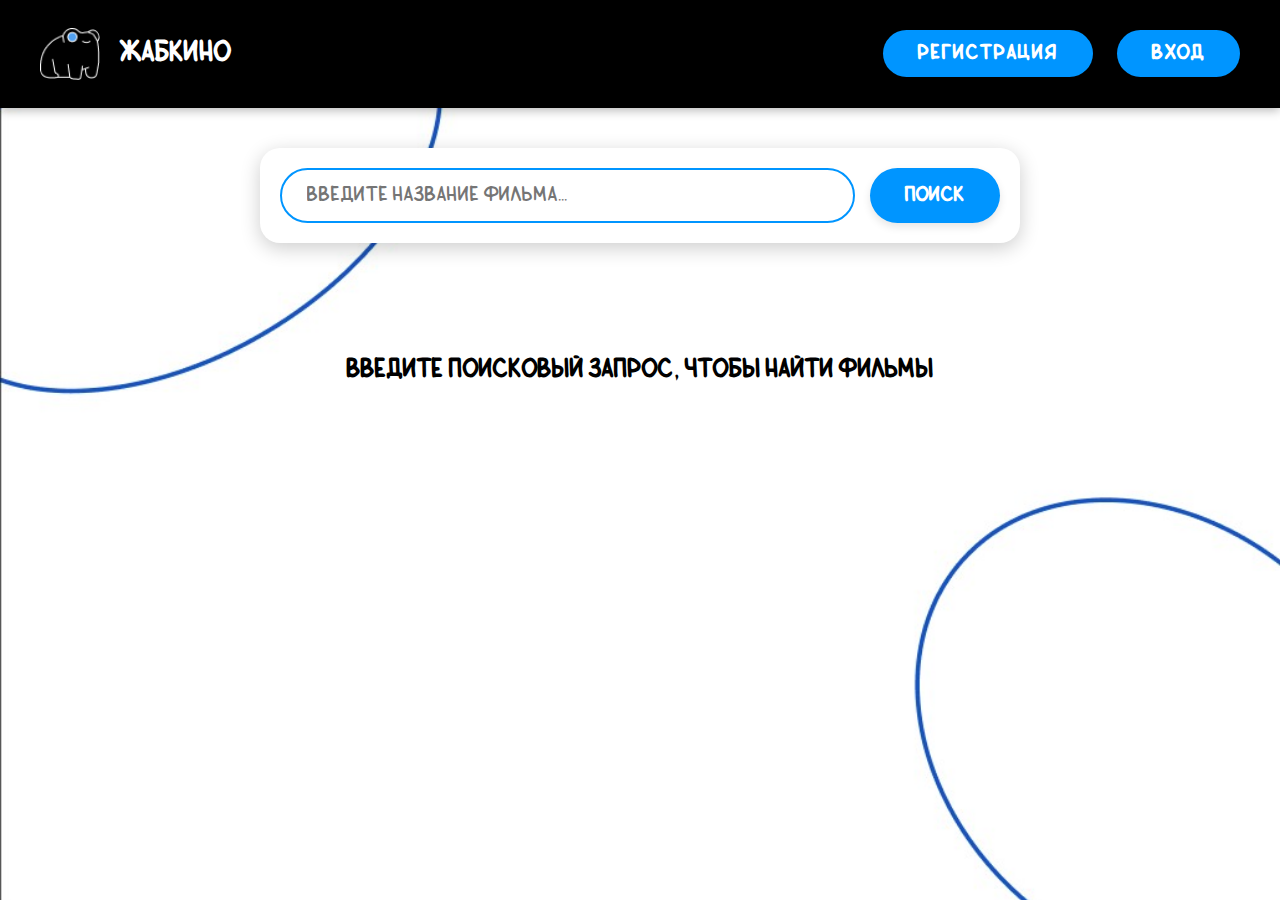
<file: index.html>
﻿<!DOCTYPE html>
<html lang="ru">
<head>
    <meta charset="UTF-8">
    <meta name="viewport" content="width=device-width, initial-scale=1.0">
    <title>ЖабКино</title>
    <link rel="stylesheet" href="fonts.css">
    <link rel="stylesheet" href="style.css">
</head>
<body class="index-page">
    <header>
        <div class="header-content">
            <div class="logo">
                <img src="assets/logo.png" alt="Логотип ЖабКино" class="logo-img">
                <h2>ЖабКино</h2>
            </div>
            <div class="auth-buttons" id="auth-buttons-container"></div>
        </div>
    </header>
    
    <main>
        <div class="search-container">
            <form id="search-form">
                <input type="text" id="search-input" placeholder="Введите название фильма..." />
                <button type="submit" id="search-button">Поиск</button>
            </form>
        </div>
        
        <div id="notification"></div>
        
        <div id="movies-grid" class="movies-grid">
            <p class="placeholder-text">Введите поисковый запрос, чтобы найти фильмы</p>
        </div>
    </main>
    
    <script src="script.js"></script>
</body>
</html>
</file>
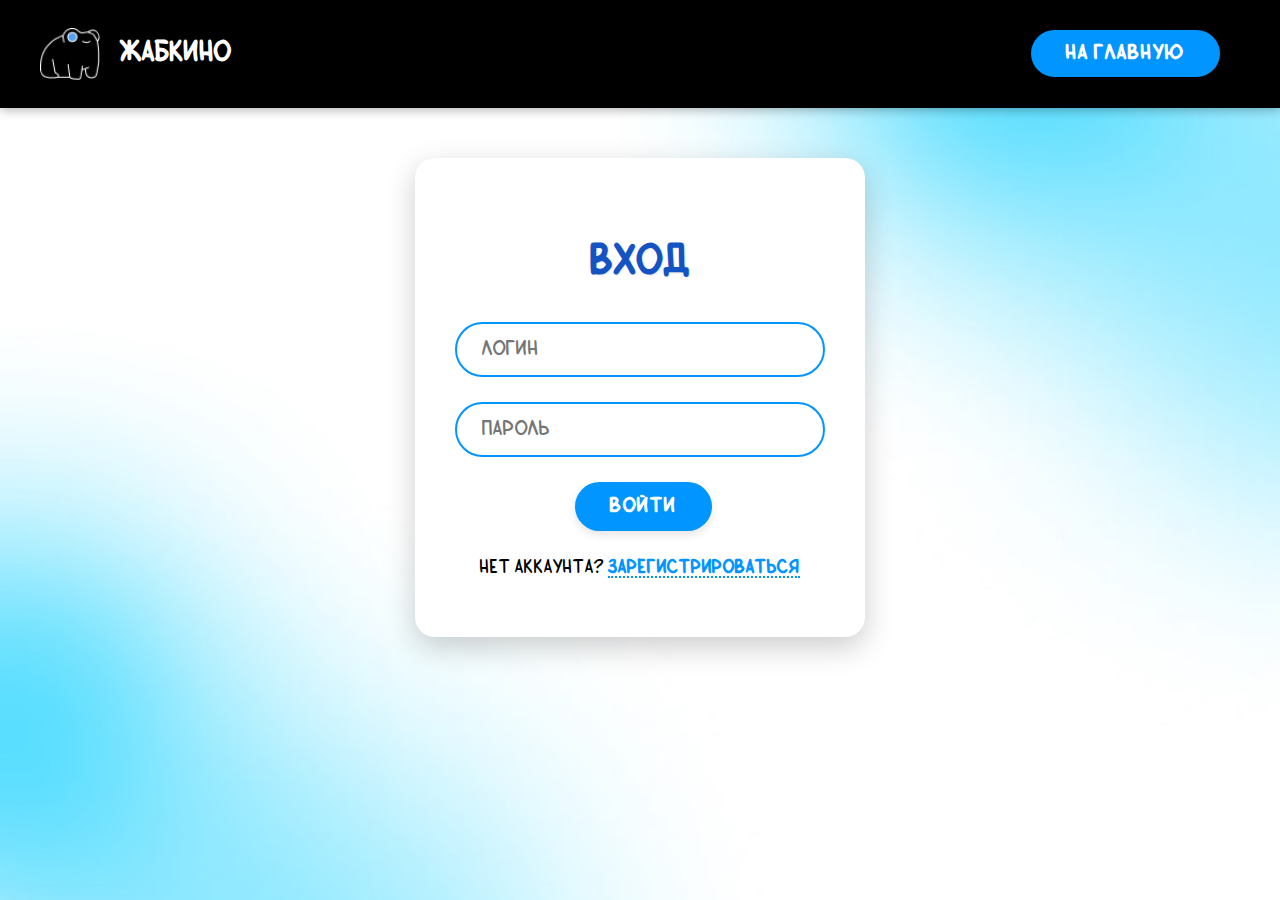
<file: login.html>
<!DOCTYPE html>
<html lang="ru">
<head>
    <meta charset="UTF-8">
    <meta name="viewport" content="width=device-width, initial-scale=1.0">
    <title>Вход</title>
    <link rel="stylesheet" href="fonts.css">
    <link rel="stylesheet" href="style.css">
</head>
<body class="auth-page">
    <header>
        <div class="header-content">
            <div class="logo">
                <img src="assets/logo.png" alt="Логотип ЖабКино" class="logo-img">
                <h2>ЖабКино</h2>
            </div>
            <div class="auth-buttons">
                <a href="index.html" class="btn-secondary">На главную</a>
            </div>
        </div>
    </header>
    
    <main class="auth-container">
        <h3>Вход</h3>
        <form id="login-form">
            <div class="form-group">
                <input type="text" id="login-username" placeholder="Логин" required>
            </div>
            <div class="form-group">
                <input type="password" id="login-password" placeholder="Пароль" required>
            </div>
            <button type="submit" class="btn-primary2">Войти</button>
            <p class="auth-link">Нет аккаунта? <a href="register.html">Зарегистрироваться</a></p>
        </form>
    </main>
    
    <script src="auth.js"></script>
</body>
</html>
</file>
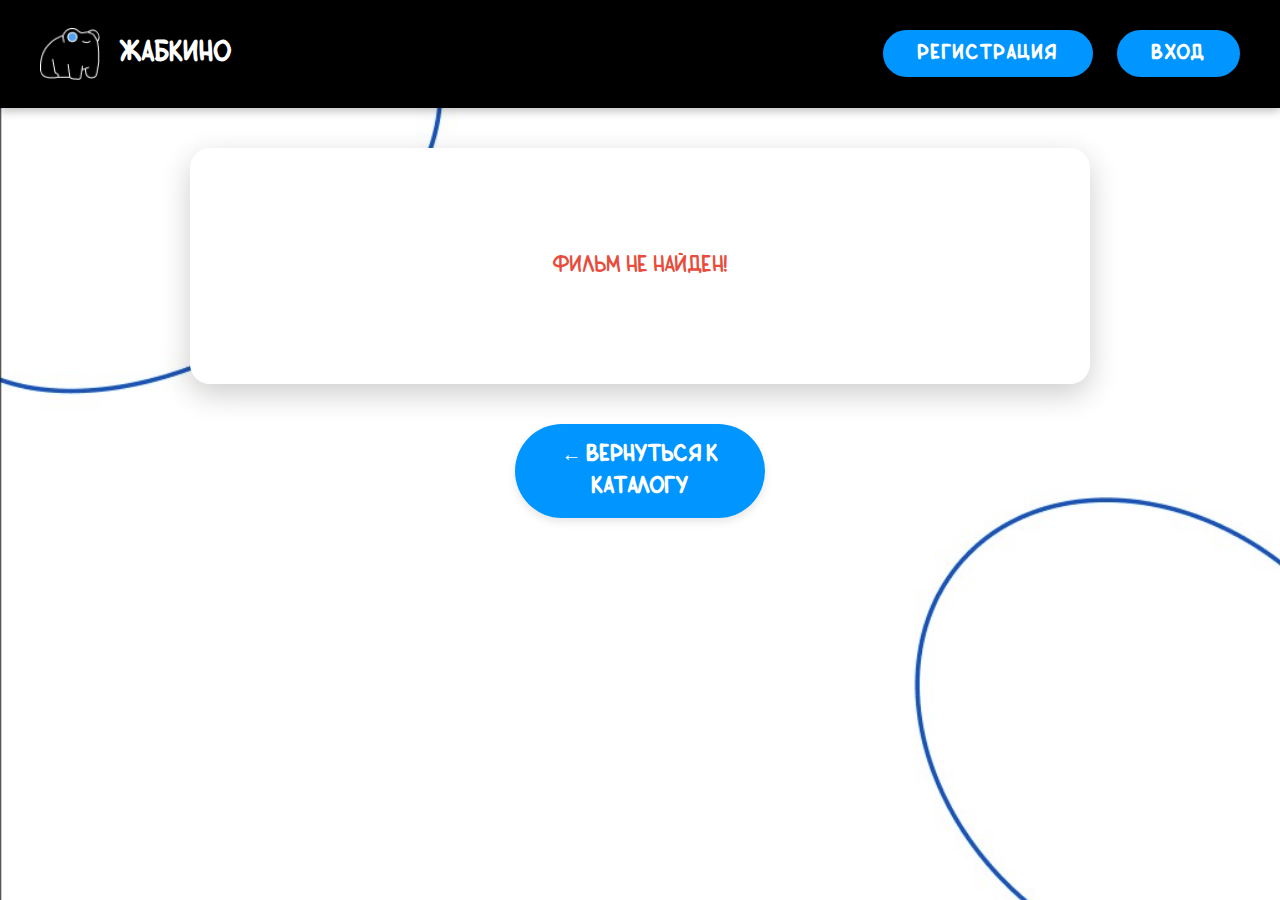
<file: movie-details.html>
﻿<!DOCTYPE html>
<html lang="ru">
<head>
    <meta charset="UTF-8">
    <meta name="viewport" content="width=device-width, initial-scale=1.0">
    <title>Информация о фильме</title>
    <link rel="stylesheet" href="fonts.css">
    <link rel="stylesheet" href="style.css">
</head>
<body class="details-page">
    <header>
        <div class="header-content">
            <div class="logo">
                <img src="assets/logo.png" alt="Логотип ЖабКино" class="logo-img">
                <h2>ЖабКино</h2>
            </div>
            <div class="auth-buttons">
                <a href="index.html" class="btn-secondary">На главную</a>
            </div>
        </div>
    </header>
    
    <main>
        <div id="movie-details" class="movie-details">
        </div>
        <a href="index.html" class="back-button">← Вернуться к каталогу</a>
    </main>
    
    <script src="script.js"></script>
</body>
</html>
</file>
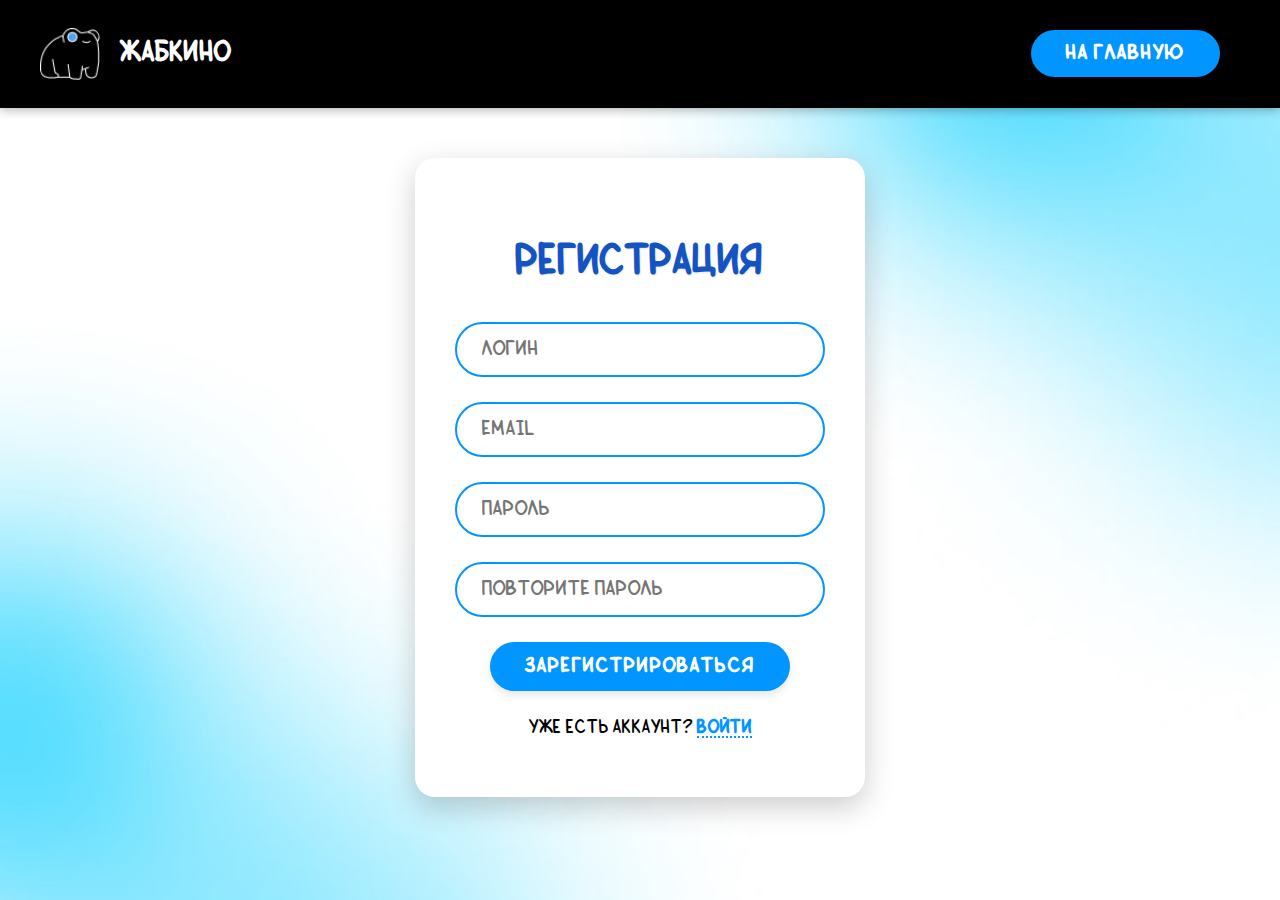
<file: register.html>
<!DOCTYPE html>
<html lang="ru">
<head>
    <meta charset="UTF-8">
    <meta name="viewport" content="width=device-width, initial-scale=1.0">
    <title>Регистрация</title>
    <link rel="stylesheet" href="fonts.css">
    <link rel="stylesheet" href="style.css">
</head>
<body class="auth-page">
    <header>
        <div class="header-content">
            <div class="logo">
                <img src="assets/logo.png" alt="Логотип ЖабКино" class="logo-img">
                <h2>ЖабКино</h2>
            </div>
            <div class="auth-buttons">
                <a href="index.html" class="btn-secondary">На главную</a>
            </div>
        </div>
    </header>
    
    <main class="auth-container">
        <h3>Регистрация</h3>
        <form id="register-form">
            <div class="form-group">
                <input type="text" id="reg-login" placeholder="Логин" required>
            </div>
            <div class="form-group">
                <input type="email" id="reg-email" placeholder="Email" required>
            </div>
            <div class="form-group">
                <input type="password" id="reg-password" placeholder="Пароль" required>
            </div>
            <div class="form-group">
                <input type="password" id="reg-password-confirm" placeholder="Повторите пароль" required>
            </div>
            <button type="submit" class="btn-primary1">Зарегистрироваться</button>
            <p class="auth-link">Уже есть аккаунт? <a href="login.html">Войти</a></p>
        </form>
    </main>
    <script src="auth.js"></script>
</body>
</html>
</file>
<file: fonts.css>
@font-face {
    font-family: 'Zametka_Parletter';
    src: url('assets/Zametka_Parletter.woff2') format('woff2'),
         url('assets/Zametka_Parletter.woff') format('woff'),
         url('assets/Zametka_Parletter.ttf') format('truetype');
    font-weight: normal;
    font-style: normal;
    font-display: swap;
}

* {
    font-family: 'Zametka_Parletter';
}

body, input, button, textarea, select {
    font-family: 'Zametka_Parletter';
}
</file>
<file: style.css>
* {
    box-sizing: border-box;
    font-family: 'Zametka_Parletter';
}

body {
    margin: 0;
    padding: 0;
    color: #000000;
    line-height: 1.6;
    min-height: 100vh;
    background-size: cover;
    background-position: center;
    background-repeat: no-repeat;
    background-attachment: fixed;
    position: relative;
    font-family: 'Zametka_Parletter';
}

body.index-page {
    background-image: url('assets/bg-main.jpg');
    background-color: #ffffff;
}

body.auth-page {
    background-image: url('assets/bg-auth.jpg');
    background-color: #ffffff;
}

body.details-page {
    background-image: url('assets/bg-details.jpg');
    background-color: #ffffff;
}

header {
    background-color: #000000;
    color: white;
    padding: 15px 0;
    box-shadow: 0 2px 10px rgba(0,0,0,0.3);
    position: relative;
    z-index: 1000;
}

.header-content {
    max-width: 1500px;
    display: flex;
    justify-content: space-between;
    align-items: center;
    padding: 0 40px;
}

.logo {
    display: flex;
    align-items: center;
    gap: 20px;
}

.logo-img {
    width: 60px;
    height: 60px;
    border-radius: 10px;
    object-fit: contain;
    transition: transform 0.3s ease;
    background-color: transparent;
    padding: 0;
}

.logo-img:hover {
    transform: rotate(-5deg) scale(1.1);
}

.logo h1 {
    margin: 0;
    font-size: 32px;
    font-weight: bold;
    color: #ffffff;
    text-shadow: 2px 2px 4px rgba(0,0,0,0.5);
    letter-spacing: 1px;
    font-family: 'Zametka_Parletter';
}

.btn-primary, .btn-primary1, .btn-primary2, .btn-secondary {
    padding: 14px 35px;
    border-radius: 50px;
    text-decoration: none;
    font-weight: bold;
    transition: all 0.3s ease;
    cursor: pointer;
    border: none;
    font-size: 18px;
    letter-spacing: 1px;
    font-family: 'Zametka_Parletter';
    box-shadow: 0 4px 8px rgba(0, 0, 0, 0.1);
}

.btn-secondary {
    margin-right: 20px;
}

.btn-primary, .btn-primary1, .btn-primary2, .btn-secondary {
    background-color: #0095FF;
    color: white;
}

.btn-primary:hover, .btn-primary1:hover, .btn-primary2:hover, .btn-secondary:hover {
    background-color: #0077cc;
    transform: translateY(-3px);
    box-shadow: 0 8px 16px rgba(0, 149, 255, 0.4);
}

.btn-primary1 {
    margin-left: 35px;
}

.btn-primary2 {
    margin-left: 120px;
}

.auth-container {
    max-width: 450px;
    margin: 50px auto;
    padding: 40px;
    background: #ffffff;
    border-radius: 20px;
    box-shadow: 0 10px 30px rgba(0,0,0,0.2);
}

.auth-container h3 {
    text-align: center;
    color: #1353C2;
    margin-bottom: 30px;
    font-size: 36px;
    text-shadow: 1px 1px 2px rgba(0,0,0,0.1);
    font-family: 'Zametka_Parletter';
}

.form-group {
    margin-bottom: 25px;
}

.form-group input {
    width: 100%;
    padding: 15px 25px;
    font-size: 18px;
    border: 2px solid #0095FF;
    border-radius: 50px;
    transition: all 0.3s;
    background: #ffffff;
    font-family: 'Zametka_Parletter';
}

.form-group input:focus {
    outline: none;
    border-color: #1353C2;
    box-shadow: 0 0 10px rgba(19, 83, 194, 0.3);
}

.auth-link {
    text-align: center;
    margin-top: 25px;
    color: #000000;
    font-size: 16px;
    font-family: 'Zametka_Parletter';
}

.auth-link a {
    color: #0095FF;
    text-decoration: none;
    font-weight: bold;
    border-bottom: 2px dotted #0095FF;
}

.auth-link a:hover {
    color: #1353C2;
    border-bottom-style: solid;
}

.search-container {
    max-width: 800px;
    margin: 40px auto;
    padding: 0 20px;
}

#search-form {
    display: flex;
    gap: 15px;
    background: #ffffff;
    padding: 20px;
    border-radius: 20px;
    box-shadow: 0 5px 20px rgba(0,0,0,0.2);
}

#search-input {
    flex: 1;
    padding: 15px 25px;
    font-size: 18px;
    border: 2px solid #0095FF;
    border-radius: 50px;
    background: #ffffff;
    color: #000000;
    font-family: 'Zametka_Parletter';
}

#search-input:focus {
    outline: none;
    border-color: #1353C2;
    box-shadow: 0 0 10px rgba(19, 83, 194, 0.3);
}

#search-button {
    padding: 15px 35px;
    background-color: #0095FF;
    color: white;
    border: none;
    border-radius: 50px;
    cursor: pointer;
    font-size: 18px;
    font-weight: bold;
    transition: all 0.3s;
    font-family: 'Zametka_Parletter';
    box-shadow: 0 4px 8px rgba(0, 0, 0, 0.1);
}

#search-button:hover {
    background-color: #0077cc;
    transform: translateY(-2px);
    box-shadow: 0 8px 16px rgba(0, 149, 255, 0.4);
}

.movies-grid {
    max-width: 1200px;
    margin: 0 auto;
    padding: 20px;
    display: grid;
    grid-template-columns: repeat(auto-fill, minmax(250px, 1fr));
    gap: 25px;
}

.movie-card {
    background: #ffffff;
    border-radius: 20px;
    overflow: hidden;
    box-shadow: 0 5px 15px rgba(0,0,0,0.1);
    transition: all 0.3s ease;
    cursor: pointer;
}

.movie-card:hover {
    transform: translateY(-10px) scale(1.03);
    box-shadow: 0 15px 30px rgba(0,149,255,0.3);
    border-color: #0095FF;
}

.movie-card img {
    width: 100%;
    height: 350px;
    object-fit: cover;
    border-bottom: 3px solid #0095FF;
}

.movie-card h3 {
    margin: 15px;
    font-size: 20px;
    color: #000000;
    min-height: 60px;
    font-weight: bold;
    font-family: 'Zametka_Parletter';
}

.movie-card p {
    margin: 0 15px 15px;
    color: #333333;
    font-size: 16px;
    font-family: 'Zametka_Parletter';
}

.movie-details {
    max-width: 900px;
    margin: 40px auto;
    padding: 40px;
    background: #ffffff;
    border-radius: 20px;
    box-shadow: 0 10px 30px rgba(0,0,0,0.2);
    color: #000000;
}

.movie-details img {
    width: 350px;
    height: 500px;
    object-fit: cover;
    border-radius: 15px;
    margin-bottom: 30px;
    display: block;
    margin-left: auto;
    margin-right: auto;
    border: none;
    box-shadow: 0 10px 20px rgba(0,0,0,0.3);
}

.movie-details h2 {
    color: #000000;
    margin-bottom: 25px;
    font-size: 42px;
    text-align: center;
    text-shadow: 1px 1px 2px rgba(0,0,0,0.1);
    font-family: 'Zametka_Parletter';
}

.movie-details p {
    margin: 20px 0;
    font-size: 20px;
    line-height: 1.8;
    font-family: 'Zametka_Parletter';
}

.movie-details strong {
    color: #1353C2;
    min-width: 150px;
    display: inline-block;
    font-size: 22px;
    font-family: 'Zametka_Parletter';
}

.back-button {
    display: block;
    width: 250px;
    margin: 40px auto;
    padding: 15px 30px;
    background-color: #0095FF;
    color: white;
    text-decoration: none;
    border-radius: 50px;
    text-align: center;
    font-weight: bold;
    font-size: 20px;
    transition: all 0.3s;
    border: none;
    font-family: 'Zametka_Parletter';
    box-shadow: 0 4px 8px rgba(0, 0, 0, 0.1);
}

.back-button:hover {
    background-color: #0077cc;
    transform: translateY(-3px);
    box-shadow: 0 8px 16px rgba(0, 149, 255, 0.4);
}

.notification-container {
    position: fixed;
    top: 80px;
    left: 0;
    right: 0;
    z-index: 9999;
    display: flex;
    justify-content: center;
    pointer-events: none;
}

@keyframes slideDown{
    from {
        opacity: 0;
        transform: translateY(-30px) scale(0.9);
    }
    to {
        opacity: 1;
        transform: translate(0) scale(1);
    }
}

@keyframes slideUp {
    from {
        opacity: 1;
        transform: translate(0) scale(1);
    }
    to {
        opacity: 0;
        transform: translateY(-30px) scale(0.9);
    }
}

.notification.hiding {
    animation: slideUp 0.5s ease forwards;
}

.notification.info {
    background: linear-gradient(135deg, #d1ecf1, #bee5eb);
    color: #0c5460;
    border: 2px solid #abdde5;
}

.notification:hover {
    transform: translate(-2px);
    box-shadow: 0 8px 20px rgba(0, 0, 0, 0.25);
}

.notification::after {
    content: '×';
    position: absolute;
    right: 20px;
    top: 50%;
    transform: translateY(-50%);
    font-size: 24px;
    font-weight: bold;
    opacity: 0.7;
    transition: opacity 0.3s;
}

.notification:hover::after {
    opacity: 1;
}

.user-greeting {
    color: #ffffff;
    font-weight: bold;
    padding: 10px 20px;
    background-color: rgba(0, 149, 255, 0.3);
    border-radius: 50px;
    margin-right: 15px;
    border: none;
    font-size: 18px;
    font-family: 'Zametka_Parletter';
}

.placeholder-text {
    text-align: center;
    color: #000000;
    font-size: 22px;
    font-weight: bold;
    grid-column: 1 / -1;
    margin: 50px 0;
    font-family: 'Zametka_Parletter';
}

.loading {
    text-align: center;
    padding: 40px;
    color: #7f8c8d;
    font-size: 18px;
    grid-column: 1 / -1;
    font-family: 'Zametka_Parletter';
}

.no-results, .error {
    text-align: center;
    padding: 40px;
    color: #e74c3c;
    font-size: 18px;
    grid-column: 1 / -1;
    font-family: 'Zametka_Parletter';
}

.modal-notification {
    display: none;
    position: fixed;
    top: 0;
    left: 0;
    width: 100%;
    height: 100%;
    background-color: rgba(0, 0, 0, 0.7);
    z-index: 10000;
    justify-content: center;
    align-items: center;
    animation: fadeIn 0.3s ease;
}

.modal-notification.show {
    display: flex;
}

.modal-notification-content {
    background: white;
    padding: 40px;
    border-radius: 20px;
    box-shadow: 0 15px 40px rgba(0, 0, 0, 0.3);
    text-align: center;
    max-width: 500px;
    width: 90%;
    animation: slideUp 0.4s ease;
    position: relative;
    border: 5px solid;
}

/* Анимации */
@keyframes fadeIn {
    from { opacity: 0; }
    to { opacity: 1; }
}

@keyframes slideUp {
    from {
        opacity: 0;
        transform: translateY(50px) scale(0.9);
    }
    to {
        opacity: 1;
        transform: translateY(0) scale(1);
    }
}

@keyframes slideDown {
    from {
        opacity: 1;
        transform: translateY(0) scale(1);
    }
    to {
        opacity: 0;
        transform: translateY(50px) scale(0.9);
    }
}

.modal-notification.hiding .modal-notification-content {
    animation: slideDown 0.4s ease forwards;
}

.modal-notification.success .modal-notification-content {
    border-color: #4CAF50;
    background: linear-gradient(135deg, #ffffff, #f0f9f1);
}

.modal-notification.error .modal-notification-content {
    border-color: #f44336;
    background: linear-gradient(135deg, #ffffff, #fdeaea);
}

.modal-notification.info .modal-notification-content {
    border-color: #2196F3;
    background: linear-gradient(135deg, #ffffff, #e8f4fe);
}

.modal-title {
    font-size: 28px;
    font-weight: bold;
    margin-bottom: 20px;
    color: #333;
    font-family: 'Zametka_Parletter';
}

.modal-notification.success .modal-title {
    color: #2E7D32;
}

.modal-notification.error .modal-title {
    color: #C62828;
}

.modal-notification.info .modal-title {
    color: #1565C0;
}

.modal-message {
    font-size: 20px;
    line-height: 1.5;
    margin-bottom: 30px;
    color: #555;
    font-family: 'Zametka_Parletter';
}

.modal-close-btn {
    background-color: #0095FF;
    color: white;
    border: none;
    padding: 14px 35px;
    border-radius: 50px;
    font-size: 18px;
    font-weight: bold;
    cursor: pointer;
    transition: all 0.3s ease;
    font-family: 'Zametka_Parletter';
    box-shadow: 0 4px 8px rgba(0, 149, 255, 0.2);
    min-width: 180px;
}

.modal-close-btn:hover {
    background-color: #0077cc;
    transform: translateY(-2px);
    box-shadow: 0 6px 12px rgba(0, 149, 255, 0.3);
}

.modal-icon {
    font-size: 60px;
    margin-bottom: 20px;
}

.modal-notification.success .modal-icon {
    color: #4CAF50;
    content: "✓";
}

.modal-notification.error .modal-icon {
    color: #f44336;
    content: "✗";
}

.modal-notification.info .modal-icon {
    color: #2196F3;
    content: "ℹ";
}

.modal-close-x {
    position: absolute;
    top: 15px;
    right: 20px;
    font-size: 30px;
    color: #777;
    cursor: pointer;
    width: 40px;
    height: 40px;
    display: flex;
    align-items: center;
    justify-content: center;
    border-radius: 50%;
    transition: all 0.3s ease;
}

.modal-close-x:hover {
    background-color: #f0f0f0;
    color: #333;
    transform: rotate(90deg);
}

img {
    max-width: 100%;
    height: auto;
}

.logo-img {
    max-width: 60px;
    height: auto;
}

@media (max-width: 768px) {
    .header-content {
        flex-direction: column;
        gap: 15px;
        text-align: center;
    }
    
    .logo h1 {
        font-size: 28px;
    }
    
    .auth-buttons {
        width: 100%;
        justify-content: center;
    }
    
    .movies-grid {
        grid-template-columns: repeat(auto-fill, minmax(200px, 1fr));
    }
    
    .movie-details {
        margin: 20px;
        padding: 20px;
    }
    
    .movie-details img {
        width: 100%;
        height: auto;
    }
    
    .auth-container {
        margin: 20px;
        padding: 25px;
    }
    
    #search-form {
        flex-direction: column;
    }
    
    .movie-details h2 {
        font-size: 32px;
    }

    .notification-container {
        top: 70px;
        padding: 0 15px;
    }
    
    .notification {
        padding: 15px 20px;
        font-size: 16px;
        width: 95%;
    }
    
    .notification::after {
        right: 15px;
        font-size: 22px;
    }

    .modal-notification-content {
        padding: 30px 20px;
        width: 85%;
    }
    
    .modal-title {
        font-size: 24px;
    }
    
    .modal-message {
        font-size: 18px;
    }
    
    .modal-close-btn {
        padding: 12px 25px;
        font-size: 16px;
        min-width: 150px;
    }
    
    .modal-icon {
        font-size: 50px;
    }
}

@media (min-width: 1600px) {
    .header-content,
    .movies-grid,
    .movie-details,
    .search-container {
        max-width: 1800px;
        margin-left: auto;
        margin-right: auto;
    }
    
    .movies-grid {
        grid-template-columns: repeat(auto-fill, minmax(300px, 1fr));
        gap: 40px;
    }
}

@media (max-width: 1024px) and (min-width: 769px) {
    .movies-grid {
        grid-template-columns: repeat(auto-fill, minmax(220px, 1fr));
        gap: 30px;
    }
    
    .movie-details {
        padding: 30px;
    }
    
    .movie-details img {
        width: 300px;
        height: 450px;
    }
}

@media (max-width: 768px) {
    .header-content {
        padding: 0 20px;
    }
    
    .logo h1 {
        font-size: 24px;
    }
    
    .auth-buttons {
        flex-wrap: wrap;
        justify-content: center;
        gap: 10px;
    }
    
    .search-container {
        padding: 0 15px;
    }
    
    #search-form {
        flex-direction: column;
        gap: 15px;
    }
    
    #search-input,
    #search-button {
        width: 100%;
    }
    
    .movies-grid {
        grid-template-columns: repeat(auto-fill, minmax(180px, 1fr));
        gap: 20px;
        padding: 15px;
    }
    
    .movie-card h3 {
        font-size: 18px;
        min-height: 50px;
    }
    
    .movie-details {
        margin: 15px;
        padding: 20px;
    }
    
    .movie-details h2 {
        font-size: 28px;
    }
    
    .movie-details p {
        font-size: 18px;
    }
    
    .movie-details strong {
        font-size: 18px;
        min-width: 120px;
    }
}

@media (max-width: 480px) {
    .header-content {
        flex-direction: column;
        text-align: center;
        gap: 10px;
    }
    
    .logo {
        justify-content: center;
    }
    
    .auth-buttons {
        width: 100%;
    }
    
    .auth-buttons a,
    .auth-buttons button {
        padding: 10px 20px;
        font-size: 16px;
        margin: 5px;
    }
    
    .user-greeting {
        padding: 8px 15px;
        font-size: 16px;
        margin: 5px;
    }
    
    .movies-grid {
        grid-template-columns: repeat(auto-fill, minmax(150px, 1fr));
        gap: 15px;
    }
    
    .movie-card img {
        height: 250px;
    }
    
    .movie-card h3 {
        font-size: 16px;
        margin: 10px;
        min-height: 40px;
    }
    
    .movie-card p {
        font-size: 14px;
        margin: 0 10px 10px;
    }
    
    .auth-container {
        margin: 15px;
        padding: 20px;
    }
    
    .auth-container h3 {
        font-size: 28px;
    }
    
    .form-group input {
        padding: 12px 20px;
        font-size: 16px;
    }
    
    .btn-primary1,
    .btn-primary2 {
        margin-left: 0;
        width: 100%;
    }
    
    .back-button {
        width: 90%;
        padding: 12px 20px;
        font-size: 18px;
    }
    
    .modal-notification-content {
        padding: 20px 15px;
        width: 95%;
    }
    
    .modal-title {
        font-size: 22px;
    }
    
    .modal-message {
        font-size: 16px;
    }
}

@media (max-width: 360px) {
    .movies-grid {
        grid-template-columns: 1fr;
    }
    
    .movie-card img {
        height: 300px;
    }
    
    .auth-container h3 {
        font-size: 24px;
    }
}
</file>
